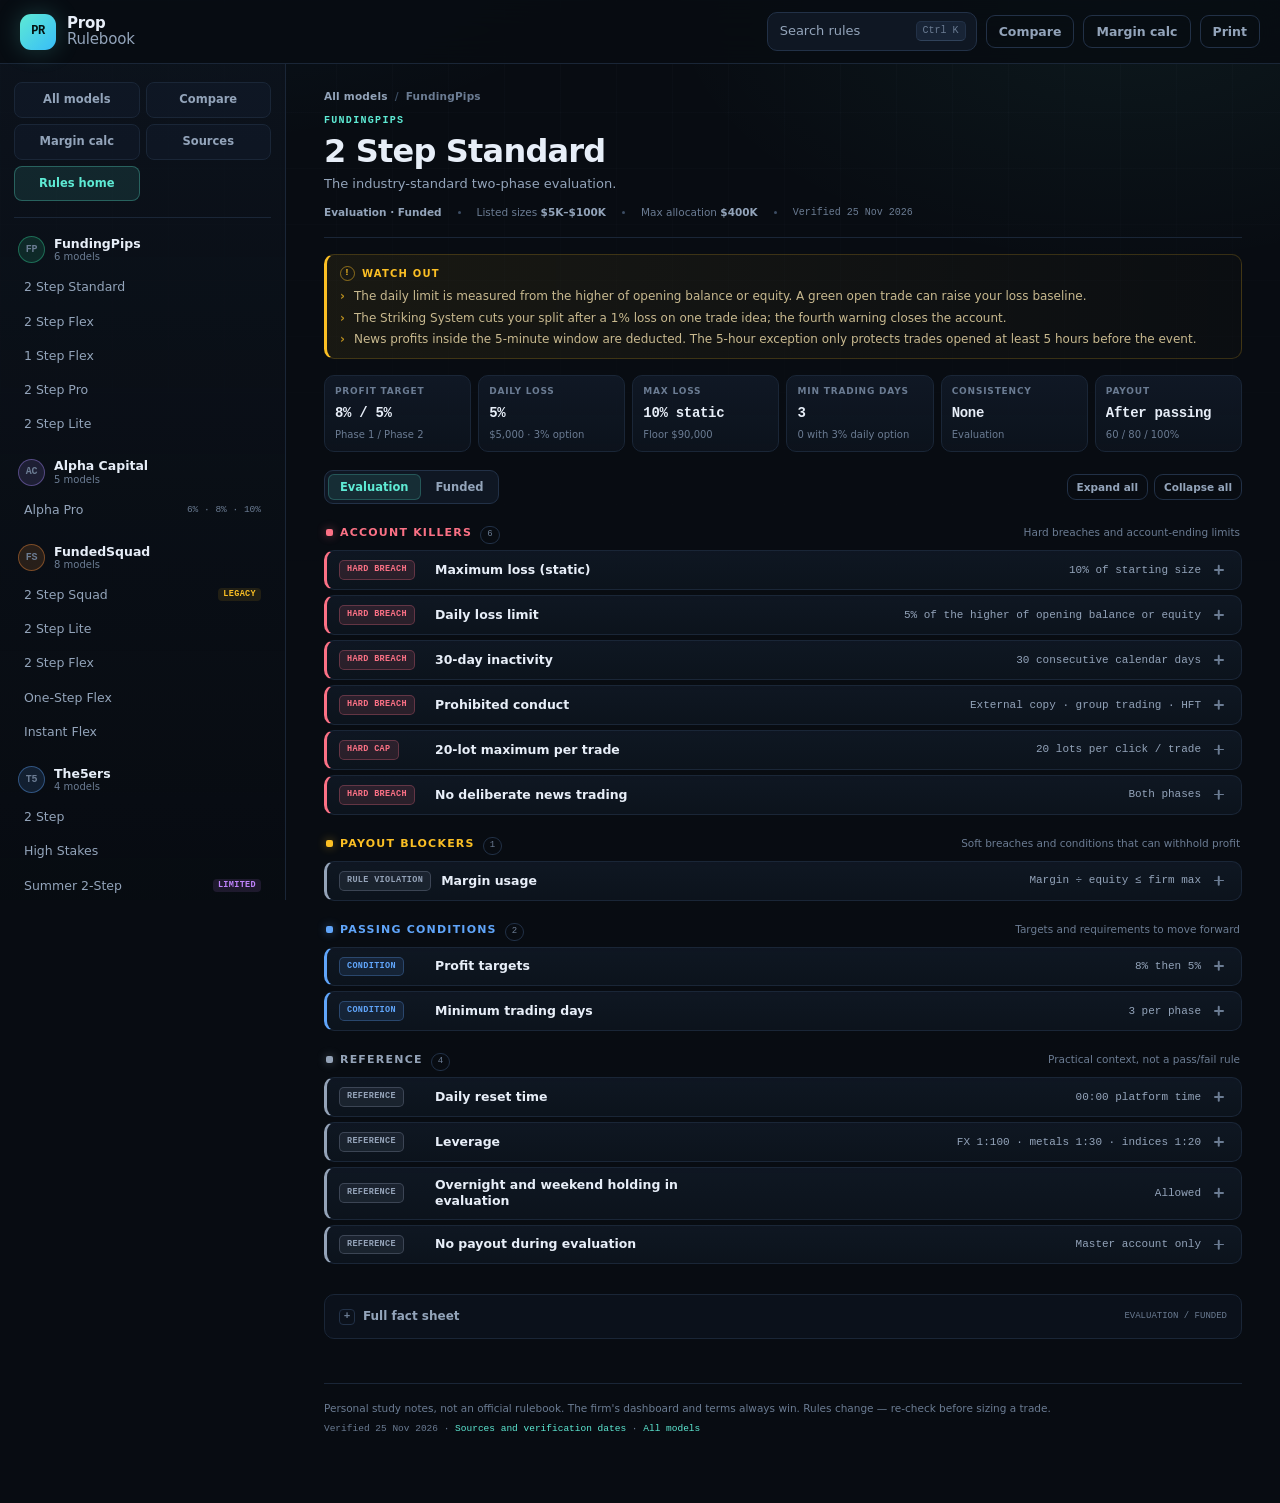
<file: index.html>
<!DOCTYPE html>
<html lang="en">
<head>
  <meta charset="UTF-8">
  <meta name="viewport" content="width=device-width, initial-scale=1.0">
  <meta name="description" content="Prop Rulebook — a personal, source-linked summary of the rules that matter for $100K and $200K accounts at FundedNext, GOAT Funded, The5ers, Funded Elite, FundingPips, Alpha Capital, FundedSquad and AquaFunded.">
  <meta name="color-scheme" content="dark">
  <meta name="theme-color" content="#080c12">
  <title>Prop Rulebook</title>
  <link rel="stylesheet" href="styles.css">
</head>
<body>
  <a class="skip-link" href="#view">Skip to content</a>

  <header class="topbar">
    <a class="brand" href="#/" aria-label="Prop Rulebook — rules home">
      <span class="brand-mark" aria-hidden="true">PR</span>
      <span class="brand-text"><strong>Prop</strong><span>Rulebook</span></span>
    </a>

    <div class="topbar-actions">
      <button id="search-open" class="search-trigger" type="button" aria-label="Search all rules">
        <span class="search-trigger-label">Search rules</span>
        <kbd>Ctrl K</kbd>
      </button>

      <a class="btn btn-ghost compare-link" href="#/compare">Compare</a>
      <a class="btn btn-ghost calc-link" href="#/calc">Margin calc</a>
      <button id="print-btn" class="btn btn-ghost" type="button">Print</button>
      <button id="menu-btn" class="btn btn-icon menu-btn" type="button" aria-label="Open menu" aria-expanded="false" aria-controls="sidebar">☰</button>
    </div>
  </header>

  <div class="layout">
    <aside id="sidebar" class="sidebar" aria-label="Firms and models">
      <nav id="firm-nav" class="firm-nav"></nav>
      <div class="sidebar-footer">
        <p><strong>Personal notes.</strong> Not an official rulebook. Always confirm in your dashboard.</p>
        <p class="sidebar-meta">Verified <span data-verified>25 Nov 2026</span></p>
        <a href="#/sources">Sources &amp; verification dates →</a>
      </div>
    </aside>
    <div id="sidebar-backdrop" class="sidebar-backdrop" hidden></div>

    <main id="view" class="view" tabindex="-1">
      <noscript>
        <div class="notice">This site needs JavaScript to switch between rule pages. The data is in <code>data/</code> if you prefer to read it directly.</div>
      </noscript>
    </main>
  </div>

  <div id="search-overlay" class="search-overlay" hidden>
    <div class="search-panel" role="dialog" aria-modal="true" aria-labelledby="search-title">
      <div class="search-head">
        <div>
          <p class="eyebrow">Everything, one search</p>
          <h2 id="search-title">Search rules</h2>
        </div>
        <button id="search-close" class="btn btn-icon" type="button" aria-label="Close search">×</button>
      </div>
      <input id="search-input" class="search-input" type="search" placeholder="Try “news”, “daily loss”, “consistency”…" autocomplete="off" spellcheck="false">
      <div id="search-results" class="search-results" aria-live="polite"></div>
      <div class="search-foot">
        <span><kbd>↑</kbd><kbd>↓</kbd> move</span>
        <span><kbd>Enter</kbd> open</span>
        <span><kbd>Esc</kbd> close</span>
      </div>
    </div>
  </div>

  <div id="toast" class="toast" role="status" aria-live="polite"></div>

  <script src="data/core.js"></script>
  <script src="data/fundingpips.js"></script>
  <script src="data/alpha.js"></script>
  <script src="data/fundedsquad.js"></script>
  <script src="data/the5ers.js"></script>
  <script src="data/fundednext.js"></script>
  <script src="data/goatfunded.js"></script>
  <script src="data/fundedelite.js"></script>
  <script src="data/aquafunded.js"></script>
  <script src="data/extra.js"></script>
  <script src="data/rules.js"></script>
  <script src="app.js"></script>
</body>
</html>
</file>
<file: styles.css>
/* Prop Rulebook — dark trading-dashboard styling.
   No external fonts or assets; works from file://. */

:root {
  color-scheme: dark;
  --bg: #080c12;
  --bg-soft: #0b111a;
  --panel: #0f1723;
  --panel-2: #131d2c;
  --panel-3: #182436;
  --line: #223147;
  --line-soft: #1a2637;
  --text: #e7eef8;
  --muted: #93a4ba;
  --dim: #6b7c93;
  --accent: #5eead4;
  --accent-2: #38bdf8;
  --accent-soft: rgba(94, 234, 212, 0.1);
  --red: #fb7185;
  --red-soft: rgba(251, 113, 133, 0.12);
  --amber: #fbbf24;
  --amber-soft: rgba(251, 191, 36, 0.1);
  --blue: #60a5fa;
  --blue-soft: rgba(96, 165, 250, 0.11);
  --purple: #c084fc;
  --purple-soft: rgba(192, 132, 252, 0.12);
  --slate: #94a3b8;
  --slate-soft: rgba(148, 163, 184, 0.1);
  --radius: 14px;
  --radius-sm: 9px;
  --shadow: 0 18px 44px rgba(0, 0, 0, 0.38);
  --sidebar-w: 286px;
  --topbar-h: 64px;
  --mono: ui-monospace, SFMono-Regular, "SF Mono", Menlo, Consolas, "Liberation Mono", monospace;
  --sans: ui-sans-serif, system-ui, -apple-system, BlinkMacSystemFont, "Segoe UI", Roboto, "Helvetica Neue", Arial, sans-serif;
}

*,
*::before,
*::after {
  box-sizing: border-box;
}

html {
  scroll-behavior: smooth;
  scroll-padding-top: calc(var(--topbar-h) + 18px);
}

body {
  margin: 0;
  min-height: 100vh;
  background-color: #080c12;
  background:
    radial-gradient(900px 500px at 12% -10%, rgba(56, 189, 248, 0.08), transparent 60%),
    radial-gradient(800px 460px at 88% 0%, rgba(94, 234, 212, 0.06), transparent 58%),
    #080c12;
  color: #e7eef8;
  font-family: var(--sans);
  font-size: 15px;
  line-height: 1.55;
  -webkit-font-smoothing: antialiased;
  text-rendering: optimizeLegibility;
}

body::before {
  content: "";
  position: fixed;
  inset: 0;
  z-index: -1;
  pointer-events: none;
  background-image:
    linear-gradient(rgba(148, 163, 184, 0.035) 1px, transparent 1px),
    linear-gradient(90deg, rgba(148, 163, 184, 0.035) 1px, transparent 1px);
  background-size: 56px 56px;
  mask-image: linear-gradient(to bottom, rgba(0, 0, 0, 0.8), transparent 70%);
}

body.nav-open,
body.search-open {
  overflow: hidden;
}

a {
  color: var(--accent);
  text-decoration: none;
}

a:hover {
  text-decoration: underline;
  text-underline-offset: 3px;
}

button,
input,
select {
  font: inherit;
  color: inherit;
}

button {
  cursor: pointer;
}

button:disabled {
  cursor: not-allowed;
  opacity: 0.5;
}

:focus-visible {
  outline: 2px solid var(--accent);
  outline-offset: 2px;
}

::selection {
  background: rgba(94, 234, 212, 0.28);
  color: #fff;
}

[hidden] {
  display: none !important;
}

.skip-link {
  position: fixed;
  top: 10px;
  left: 10px;
  z-index: 200;
  padding: 8px 12px;
  border-radius: 8px;
  background: var(--accent);
  color: #04110f;
  font-weight: 700;
  transform: translateY(-150%);
  transition: transform 0.15s ease;
}

.skip-link:focus {
  transform: translateY(0);
}

/* ------------------------------------------------------------------ */
/* Top bar                                                             */
/* ------------------------------------------------------------------ */

.topbar {
  position: sticky;
  top: 0;
  z-index: 50;
  display: flex;
  align-items: center;
  justify-content: space-between;
  gap: 18px;
  min-height: var(--topbar-h);
  padding: 10px 20px;
  border-bottom: 1px solid var(--line-soft);
  background: rgba(8, 12, 18, 0.86);
  backdrop-filter: blur(16px);
}

.brand {
  display: inline-flex;
  align-items: center;
  gap: 11px;
  color: var(--text);
  text-decoration: none;
  flex: 0 0 auto;
}

.brand:hover {
  text-decoration: none;
}

.brand-mark {
  display: grid;
  place-items: center;
  width: 36px;
  height: 36px;
  border-radius: 11px;
  background: linear-gradient(135deg, var(--accent), var(--accent-2));
  color: #04110f;
  font-family: var(--mono);
  font-size: 12px;
  font-weight: 800;
  letter-spacing: -0.5px;
  box-shadow: 0 0 24px rgba(94, 234, 212, 0.22);
}

.brand-text {
  display: flex;
  flex-direction: column;
  line-height: 1.05;
  font-size: 15px;
  letter-spacing: -0.2px;
}

.brand-text strong {
  font-weight: 750;
}

.brand-text span {
  color: var(--muted);
  font-weight: 500;
}

.topbar-price {
  font-size: 12px;
  color: var(--dim);
}

.topbar-price strong {
  color: var(--text);
  font-weight: 600;
}

.topbar-actions {
  display: flex;
  align-items: center;
  justify-content: flex-end;
  gap: 9px;
  min-width: 0;
}

.search-trigger {
  display: inline-flex;
  align-items: center;
  gap: 22px;
  min-width: 210px;
  padding: 8px 10px 8px 12px;
  border: 1px solid var(--line);
  border-radius: 10px;
  background: var(--panel);
  color: var(--muted);
  font-size: 13px;
  text-align: left;
  transition: border-color 0.15s ease, background 0.15s ease;
}

.search-trigger:hover {
  border-color: #31445f;
  background: var(--panel-2);
}

.search-trigger-label {
  flex: 1;
}

kbd {
  display: inline-block;
  padding: 2px 6px;
  border: 1px solid var(--line);
  border-bottom-color: #30425a;
  border-radius: 5px;
  background: var(--panel-3);
  color: var(--dim);
  font-family: var(--mono);
  font-size: 10px;
  line-height: 1.4;
  white-space: nowrap;
}

.size-picker {
  display: inline-flex;
  align-items: center;
  gap: 8px;
  padding: 4px 4px 4px 11px;
  border: 1px solid var(--line);
  border-radius: 10px;
  background: var(--panel);
}

.size-picker > span {
  color: var(--dim);
  font-size: 10px;
  font-weight: 650;
  letter-spacing: 0.09em;
  text-transform: uppercase;
  white-space: nowrap;
}

.size-picker select {
  min-width: 92px;
  padding: 5px 7px;
  border: 0;
  border-radius: 7px;
  background: var(--panel-3);
  color: var(--text);
  font-family: var(--mono);
  font-size: 12px;
  cursor: pointer;
}

.size-picker select:focus-visible {
  outline-offset: 1px;
}

.btn {
  display: inline-flex;
  align-items: center;
  justify-content: center;
  gap: 6px;
  padding: 8px 12px;
  border: 1px solid transparent;
  border-radius: 9px;
  background: var(--panel-3);
  color: var(--text);
  font-size: 12.5px;
  font-weight: 600;
  line-height: 1.2;
  text-decoration: none;
  transition: background 0.15s ease, border-color 0.15s ease, color 0.15s ease;
}

.btn:hover {
  background: #1e2c40;
  text-decoration: none;
}

.btn-ghost {
  border-color: var(--line);
  background: transparent;
  color: var(--muted);
}

.btn-ghost:hover {
  border-color: #31445f;
  background: var(--panel);
  color: var(--text);
}

#theme-toggle {
  width: 32px;
  padding: 0;
  display: inline-flex;
  align-items: center;
  justify-content: center;
  font-size: 14px;
}

.btn-icon {
  width: 34px;
  height: 34px;
  padding: 0;
  border-color: var(--line);
  background: transparent;
  color: var(--muted);
  font-size: 18px;
}

.btn-icon:hover {
  background: var(--panel);
  color: var(--text);
}

.menu-btn {
  display: none;
}

/* ------------------------------------------------------------------ */
/* Layout and sidebar                                                  */
/* ------------------------------------------------------------------ */

.layout {
  display: grid;
  grid-template-columns: var(--sidebar-w) minmax(0, 1fr);
  align-items: start;
}

.sidebar {
  position: sticky;
  top: var(--topbar-h);
  height: calc(100vh - var(--topbar-h));
  overflow-y: auto;
  padding: 18px 14px 26px;
  border-right: 1px solid var(--line-soft);
  background: linear-gradient(180deg, rgba(13, 20, 30, 0.75), rgba(8, 12, 18, 0.4));
  scrollbar-width: thin;
  scrollbar-color: #2a3a50 transparent;
}

.sidebar::-webkit-scrollbar {
  width: 8px;
}

.sidebar::-webkit-scrollbar-thumb {
  border-radius: 8px;
  background: #2a3a50;
}

.firm-nav {
  display: flex;
  flex-direction: column;
  gap: 18px;
}

.nav-secondary {
  display: grid;
  grid-template-columns: 1fr 1fr;
  gap: 6px;
  padding-bottom: 16px;
  border-bottom: 1px solid var(--line-soft);
}

.nav-secondary a {
  padding: 8px 9px;
  border: 1px solid var(--line-soft);
  border-radius: 8px;
  background: rgba(19, 29, 44, 0.55);
  color: var(--muted);
  font-size: 11.5px;
  font-weight: 600;
  text-align: center;
  text-decoration: none;
}

.nav-secondary a:hover,
.nav-secondary a.is-active {
  border-color: rgba(94, 234, 212, 0.3);
  background: var(--accent-soft);
  color: var(--accent);
}

.nav-firm-head {
  display: flex;
  align-items: center;
  gap: 9px;
  padding: 0 4px 8px;
}

.nav-firm-mark {
  display: grid;
  place-items: center;
  width: 27px;
  height: 27px;
  border: 1px solid color-mix(in srgb, var(--firm) 40%, transparent);
  border-radius: 8px;
  background: color-mix(in srgb, var(--firm) 13%, transparent);
  color: var(--firm);
  font-family: var(--mono);
  font-size: 9px;
  font-weight: 800;
  letter-spacing: -0.3px;
  flex: 0 0 auto;
}

.nav-firm-mark {
  display: grid;
  place-items: center;
  min-width: 27px;
  height: 27px;
  border: 1px solid color-mix(in srgb, var(--firm) 40%, transparent);
  border-radius: 50%;
  background: color-mix(in srgb, var(--firm) 13%, transparent);
  color: var(--firm);
  font-family: var(--mono);
  font-size: 9px;
  font-weight: 800;
  flex: 0 0 auto;
}

.nav-model-price {
  display: block;
  font-size: 8px;
  color: var(--accent);
  font-weight: 600;
}

.nav-firm-head > div {
  display: flex;
  flex-direction: column;
  min-width: 0;
  line-height: 1.15;
}

.nav-firm-head strong {
  font-size: 12.5px;
  font-weight: 700;
}

.nav-firm-head span {
  color: var(--dim);
  font-size: 10px;
}

.nav-models {
  display: flex;
  flex-direction: column;
  gap: 2px;
}

.nav-model {
  display: flex;
  align-items: center;
  justify-content: space-between;
  gap: 8px;
  padding: 7px 9px;
  border: 1px solid transparent;
  border-radius: 8px;
  color: var(--muted);
  font-size: 12.5px;
  line-height: 1.3;
  text-decoration: none;
}

.nav-model:hover {
  background: rgba(24, 36, 54, 0.65);
  color: var(--text);
  text-decoration: none;
}

.nav-model.is-active {
  border-color: rgba(94, 234, 212, 0.24);
  background: linear-gradient(90deg, rgba(94, 234, 212, 0.13), rgba(94, 234, 212, 0.03));
  color: var(--accent);
  font-weight: 650;
}

.nav-model-label {
  min-width: 0;
  overflow: hidden;
  text-overflow: ellipsis;
  white-space: nowrap;
}

.nav-model-meta {
  color: var(--dim);
  font-family: var(--mono);
  font-size: 9.5px;
  white-space: nowrap;
}

.nav-model.is-active .nav-model-meta {
  color: rgba(94, 234, 212, 0.65);
}

.nav-badge {
  display: inline-block;
  padding: 1px 5px;
  border-radius: 4px;
  background: var(--purple-soft);
  color: var(--purple);
  font-size: 8.5px;
  font-weight: 700;
  letter-spacing: 0.04em;
  text-transform: uppercase;
  vertical-align: 1px;
}

.nav-badge.is-legacy {
  background: var(--amber-soft);
  color: var(--amber);
}

.sidebar-footer {
  margin-top: 24px;
  padding: 14px 4px 0;
  border-top: 1px solid var(--line-soft);
  color: var(--dim);
  font-size: 10.5px;
  line-height: 1.5;
}

.sidebar-footer p {
  margin: 0 0 9px;
}

.sidebar-footer strong {
  color: var(--muted);
}

.sidebar-footer a {
  color: var(--accent);
  font-size: 10.5px;
}

.sidebar-meta {
  font-family: var(--mono);
  font-size: 9.5px;
  color: #5c6c82;
}

.sidebar-backdrop {
  position: fixed;
  inset: 0;
  z-index: 70;
  background: rgba(3, 6, 10, 0.66);
  backdrop-filter: blur(3px);
}

/* ------------------------------------------------------------------ */
/* Main view                                                           */
/* ------------------------------------------------------------------ */

.view {
  min-width: 0;
  max-width: 1200px;
  margin: 0 auto;
  padding: 24px 30px 60px;
}

.page-head {
  position: relative;
  padding-bottom: 16px;
  border-bottom: 1px solid var(--line-soft);
}

.crumbs {
  display: flex;
  align-items: center;
  gap: 7px;
  margin-bottom: 9px;
  color: var(--dim);
  font-size: 10.5px;
  font-weight: 600;
  letter-spacing: 0.02em;
}

.crumbs a {
  color: var(--muted);
}

.crumbs a:hover {
  color: var(--accent);
}

.crumbs .sep {
  color: #3d4e64;
}

.eyebrow {
  margin: 0 0 5px;
  color: var(--accent);
  font-family: var(--mono);
  font-size: 10px;
  font-weight: 700;
  letter-spacing: 0.13em;
  text-transform: uppercase;
}

.title-row {
  display: flex;
  align-items: flex-start;
  justify-content: space-between;
  gap: 20px;
}

.page-head h1 {
  margin: 0;
  font-size: clamp(24px, 2.7vw, 32px);
  font-weight: 760;
  letter-spacing: -0.8px;
  line-height: 1.08;
}

.tagline {
  max-width: 70ch;
  margin: 6px 0 0;
  color: var(--muted);
  font-size: 13px;
}

.badges {
  display: flex;
  flex-wrap: wrap;
  justify-content: flex-end;
  gap: 6px;
  padding-top: 6px;
}

.badge {
  display: inline-flex;
  align-items: center;
  gap: 4px;
  padding: 4px 8px;
  border: 1px solid var(--line);
  border-radius: 999px;
  background: var(--panel);
  color: var(--muted);
  font-family: var(--mono);
  font-size: 9.5px;
  font-weight: 700;
  letter-spacing: 0.06em;
  text-transform: uppercase;
  white-space: nowrap;
}

.badge-legacy {
  border-color: rgba(251, 191, 36, 0.3);
  background: var(--amber-soft);
  color: var(--amber);
}

.badge-limited {
  border-color: rgba(192, 132, 252, 0.32);
  background: var(--purple-soft);
  color: var(--purple);
}

.badge-date {
  border-color: rgba(96, 165, 250, 0.32);
  background: var(--blue-soft);
  color: var(--blue);
}

.meta-line {
  display: flex;
  flex-wrap: wrap;
  align-items: center;
  gap: 8px 16px;
  margin-top: 10px;
  color: var(--dim);
  font-size: 10.5px;
}

.meta-line strong {
  color: var(--muted);
  font-weight: 600;
}

.meta-line .dot {
  width: 3px;
  height: 3px;
  border-radius: 50%;
  background: #3d4e64;
}

.meta-line .verified {
  font-family: var(--mono);
  font-size: 10px;
}

.variants {
  display: flex;
  flex-wrap: wrap;
  align-items: center;
  gap: 6px;
  margin-top: 16px;
}

.variants-label {
  margin-right: 3px;
  color: var(--dim);
  font-size: 10px;
  font-weight: 650;
  letter-spacing: 0.08em;
  text-transform: uppercase;
}

.variant-tab {
  padding: 5px 11px;
  border: 1px solid var(--line);
  border-radius: 7px;
  background: var(--panel);
  color: var(--muted);
  font-family: var(--mono);
  font-size: 11px;
  font-weight: 700;
  text-decoration: none;
}

.variant-tab:hover {
  border-color: #31445f;
  color: var(--text);
  text-decoration: none;
}

.variant-tab.is-active {
  border-color: rgba(94, 234, 212, 0.4);
  background: var(--accent-soft);
  color: var(--accent);
}

.notice {
  margin: 16px 0 0;
  padding: 10px 13px;
  border: 1px solid var(--line);
  border-left: 3px solid var(--accent-2);
  border-radius: 8px;
  background: rgba(56, 189, 248, 0.06);
  color: var(--muted);
  font-size: 12px;
}

.notice-warn {
  border-left-color: var(--amber);
  background: rgba(251, 191, 36, 0.06);
}

.notice strong {
  color: var(--text);
}

/* Watch-out panel */

.watchout {
  margin: 16px 0 0;
  padding: 11px 13px 10px;
  border: 1px solid rgba(251, 191, 36, 0.18);
  border-left: 3px solid var(--amber);
  border-radius: 10px;
  background: linear-gradient(90deg, rgba(251, 191, 36, 0.07), rgba(251, 191, 36, 0.015));
}

.watchout h2 {
  display: flex;
  align-items: center;
  gap: 7px;
  margin: 0 0 7px;
  color: var(--amber);
  font-size: 10px;
  font-weight: 750;
  letter-spacing: 0.12em;
  text-transform: uppercase;
}

.watchout h2::before {
  content: "!";
  display: grid;
  place-items: center;
  width: 15px;
  height: 15px;
  border: 1px solid rgba(251, 191, 36, 0.5);
  border-radius: 50%;
  font-family: var(--mono);
  font-size: 9px;
}

.watchout ul {
  display: grid;
  gap: 4px;
  margin: 0;
  padding: 0;
  list-style: none;
}

.watchout li {
  position: relative;
  padding-left: 14px;
  color: #c8b98f;
  font-size: 12px;
  line-height: 1.45;
}

.watchout li::before {
  content: "›";
  position: absolute;
  left: 0;
  color: rgba(251, 191, 36, 0.7);
  font-weight: 700;
}

/* Snapshot */

.snapshot {
  display: grid;
  grid-template-columns: repeat(6, minmax(0, 1fr));
  gap: 7px;
  margin: 16px 0 0;
}

.stat {
  min-width: 0;
  padding: 9px 10px;
  border: 1px solid var(--line-soft);
  border-radius: 10px;
  background: linear-gradient(180deg, rgba(19, 29, 44, 0.72), rgba(15, 23, 35, 0.62));
}

.stat-label {
  display: block;
  margin-bottom: 4px;
  color: var(--dim);
  font-size: 9px;
  font-weight: 700;
  letter-spacing: 0.09em;
  text-transform: uppercase;
}

.stat-value {
  display: block;
  overflow: hidden;
  color: var(--text);
  font-family: var(--mono);
  font-size: 14px;
  font-weight: 700;
  letter-spacing: -0.3px;
  text-overflow: ellipsis;
  white-space: nowrap;
}

.stat-sub {
  display: block;
  margin-top: 3px;
  overflow: hidden;
  color: var(--dim);
  font-size: 10px;
  line-height: 1.35;
  text-overflow: ellipsis;
  white-space: nowrap;
}

/* Toolbar and rules */

.toolbar {
  display: flex;
  flex-wrap: wrap;
  align-items: center;
  justify-content: space-between;
  gap: 10px;
  margin: 18px 0 2px;
}

.segmented {
  display: inline-flex;
  gap: 3px;
  padding: 3px;
  border: 1px solid var(--line);
  border-radius: 9px;
  background: var(--panel);
}

.segmented button {
  padding: 6px 12px;
  border: 0;
  border-radius: 6px;
  background: transparent;
  color: var(--muted);
  font-size: 11.5px;
  font-weight: 650;
  line-height: 1.3;
}

.segmented button:hover {
  color: var(--text);
}

.segmented button.is-active {
  background: var(--accent-soft);
  color: var(--accent);
  box-shadow: inset 0 0 0 1px rgba(94, 234, 212, 0.22);
}

.toolbar-actions {
  display: flex;
  align-items: center;
  gap: 6px;
}

.toolbar-actions .btn {
  padding: 6px 9px;
  font-size: 10.5px;
}

.rule-section {
  margin-top: 20px;
}

.section-head {
  display: flex;
  align-items: baseline;
  gap: 8px;
  margin-bottom: 6px;
  padding: 0 2px;
}

.section-head h2 {
  display: flex;
  align-items: center;
  gap: 7px;
  margin: 0;
  font-size: 11px;
  font-weight: 750;
  letter-spacing: 0.11em;
  text-transform: uppercase;
}

.section-head h2::before {
  content: "";
  width: 7px;
  height: 7px;
  border-radius: 2px;
  background: var(--section-color, var(--slate));
  box-shadow: 0 0 10px color-mix(in srgb, var(--section-color, var(--slate)) 45%, transparent);
}

.rule-section[data-group="killer"] {
  --section-color: var(--red);
}

.rule-section[data-group="blocker"] {
  --section-color: var(--amber);
}

.rule-section[data-group="pass"] {
  --section-color: var(--blue);
}

.rule-section[data-group="ref"] {
  --section-color: var(--slate);
}

.section-head h2 {
  color: var(--section-color, var(--slate));
}

.section-count {
  padding: 1px 6px;
  border: 1px solid var(--line);
  border-radius: 999px;
  color: var(--dim);
  font-family: var(--mono);
  font-size: 9px;
}

.section-note {
  margin: 0 0 0 auto;
  color: var(--dim);
  font-size: 10.5px;
}

.rules {
  display: grid;
  gap: 5px;
}

.rule {
  --sev: var(--slate);
  --sev-soft: var(--slate-soft);
  position: relative;
  scroll-margin-top: calc(var(--topbar-h) + 16px);
  border: 1px solid var(--line-soft);
  border-left: 3px solid var(--sev);
  border-radius: 10px;
  background: linear-gradient(180deg, rgba(16, 24, 36, 0.92), rgba(13, 20, 30, 0.9));
  overflow: hidden;
  transition: border-color 0.15s ease, background 0.15s ease;
}

.rule:hover {
  border-color: #2a3a50;
  border-left-color: var(--sev);
}

.rule.is-open {
  border-color: #2c3d55;
  background: var(--panel-2);
  box-shadow: 0 8px 26px rgba(0, 0, 0, 0.22);
}

.rule[data-sev="hard"] {
  --sev: var(--red);
  --sev-soft: var(--red-soft);
}

.rule[data-sev="soft"] {
  --sev: var(--amber);
  --sev-soft: var(--amber-soft);
}

.rule[data-sev="cond"] {
  --sev: var(--blue);
  --sev-soft: var(--blue-soft);
}

.rule[data-sev="limited"] {
  --sev: var(--purple);
  --sev-soft: var(--purple-soft);
}

.rule-head {
  display: grid;
  grid-template-columns: minmax(86px, auto) minmax(120px, 0.85fr) minmax(0, 1.5fr) 18px;
  align-items: center;
  gap: 10px;
  width: 100%;
  padding: 9px 12px;
  border: 0;
  background: transparent;
  text-align: left;
}

.rule-head:hover {
  background: rgba(255, 255, 255, 0.012);
}

.rule-severity {
  justify-self: start;
  padding: 3px 7px;
  border: 1px solid color-mix(in srgb, var(--sev) 28%, transparent);
  border-radius: 5px;
  background: var(--sev-soft);
  color: var(--sev);
  font-family: var(--mono);
  font-size: 8.5px;
  font-weight: 700;
  letter-spacing: 0.04em;
  line-height: 1.4;
  text-transform: uppercase;
  white-space: nowrap;
}

.rule-title {
  color: var(--text);
  font-size: 12.5px;
  font-weight: 620;
  line-height: 1.3;
}

.rule-value {
  color: var(--muted);
  font-family: var(--mono);
  font-size: 11px;
  line-height: 1.35;
  text-align: right;
}

.rule-chev {
  position: relative;
  width: 16px;
  height: 16px;
  color: var(--dim);
}

.rule-chev::before,
.rule-chev::after {
  content: "";
  position: absolute;
  top: 7px;
  left: 3px;
  width: 10px;
  height: 1.5px;
  border-radius: 2px;
  background: currentColor;
  transition: transform 0.16s ease;
}

.rule-chev::after {
  transform: rotate(90deg);
}

.rule.is-open .rule-chev::after {
  transform: rotate(0deg);
}

.rule.is-open .rule-chev {
  color: var(--accent);
}

.rule-body {
  display: none;
  padding: 0 13px 13px;
}

.rule.is-open .rule-body {
  display: block;
}

.rule-body > p {
  margin: 0 0 9px;
  color: #b9c6d8;
  font-size: 12px;
  line-height: 1.55;
}

.rule-grid {
  display: grid;
  grid-template-columns: 1fr 1fr;
  gap: 7px;
}

.detail {
  padding: 8px 10px;
  border: 1px solid var(--line-soft);
  border-radius: 7px;
  background: rgba(8, 12, 18, 0.35);
}

.detail-wide {
  grid-column: 1 / -1;
}

.detail > span {
  display: block;
  margin-bottom: 3px;
  color: var(--dim);
  font-size: 8.5px;
  font-weight: 750;
  letter-spacing: 0.1em;
  text-transform: uppercase;
}

.detail p {
  margin: 0;
  color: var(--muted);
  font-size: 11px;
  line-height: 1.5;
}

.detail code {
  font-family: var(--mono);
  font-size: 10.5px;
}

.rule-foot {
  display: flex;
  flex-wrap: wrap;
  align-items: center;
  justify-content: space-between;
  gap: 6px 14px;
  margin-top: 8px;
  padding-top: 8px;
  border-top: 1px dashed var(--line-soft);
  color: var(--dim);
  font-size: 9.5px;
}

.rule-foot a {
  color: var(--accent-2);
  font-size: 10px;
}

.rule-foot .verified {
  font-family: var(--mono);
  font-size: 9px;
}

.rule-flag {
  display: inline-block;
  margin-left: 5px;
  padding: 1px 5px;
  border: 1px solid rgba(96, 165, 250, 0.3);
  border-radius: 4px;
  background: var(--blue-soft);
  color: var(--blue);
  font-family: var(--mono);
  font-size: 8px;
  font-weight: 700;
  letter-spacing: 0.04em;
  text-transform: uppercase;
  vertical-align: 1px;
  white-space: nowrap;
}

/* Facts */

.facts {
  margin-top: 30px;
  border: 1px solid var(--line-soft);
  border-radius: 10px;
  background: rgba(15, 23, 35, 0.55);
}

.facts summary {
  display: flex;
  align-items: center;
  gap: 8px;
  padding: 12px 14px;
  color: var(--muted);
  font-size: 12px;
  font-weight: 650;
  cursor: pointer;
  list-style: none;
}

.facts summary::-webkit-details-marker {
  display: none;
}

.facts summary::before {
  content: "+";
  display: grid;
  place-items: center;
  width: 16px;
  height: 16px;
  border: 1px solid var(--line);
  border-radius: 4px;
  color: var(--dim);
  font-family: var(--mono);
  font-size: 11px;
  line-height: 1;
}

.facts[open] summary::before {
  content: "−";
}

.facts summary span {
  margin-left: auto;
  color: var(--dim);
  font-family: var(--mono);
  font-size: 9px;
  font-weight: 400;
  text-transform: uppercase;
}

.facts-body {
  padding: 0 14px 14px;
}

.facts-table {
  width: 100%;
  border-collapse: collapse;
  font-size: 11.5px;
}

.facts-table + h3 {
  margin-top: 16px;
}

.facts-table h3,
.facts-body h3 {
  margin: 16px 0 6px;
  color: var(--dim);
  font-size: 9px;
  font-weight: 750;
  letter-spacing: 0.1em;
  text-transform: uppercase;
}

.facts-table td {
  padding: 6px 8px;
  border-bottom: 1px solid var(--line-soft);
  vertical-align: top;
}

.facts-table td:first-child {
  width: 38%;
  color: var(--dim);
}

.facts-table td:last-child {
  color: var(--muted);
  font-family: var(--mono);
  font-size: 10.5px;
}

.facts-table tr:last-child td {
  border-bottom: 0;
}

/* Footer */

.site-foot {
  margin-top: 44px;
  padding-top: 16px;
  border-top: 1px solid var(--line-soft);
  color: var(--dim);
  font-size: 10.5px;
  line-height: 1.55;
}

.site-foot p {
  margin: 0 0 6px;
}

.site-foot strong {
  color: var(--muted);
}

.site-foot .foot-meta {
  font-family: var(--mono);
  font-size: 9.5px;
}

/* ------------------------------------------------------------------ */
/* Model index                                                         */
/* ------------------------------------------------------------------ */

.index-head {
  padding-bottom: 18px;
  border-bottom: 1px solid var(--line-soft);
}

.index-head h1 {
  margin: 0;
  font-size: clamp(26px, 3vw, 34px);
  font-weight: 760;
  letter-spacing: -0.7px;
}

.index-head p {
  max-width: 75ch;
  margin: 8px 0 0;
  color: var(--muted);
  font-size: 13.5px;
}

.index-firms {
  display: grid;
  gap: 26px;
  margin-top: 26px;
}

.index-firm {
  min-width: 0;
}

.index-firm-head {
  display: flex;
  align-items: center;
  gap: 10px;
  margin-bottom: 10px;
}

.index-firm-head .nav-firm-mark {
  width: 30px;
  height: 30px;
}

.index-firm-head h2 {
  margin: 0;
  font-size: 15px;
  font-weight: 700;
  letter-spacing: -0.2px;
}

.index-firm-head p {
  margin: 0;
  color: var(--dim);
  font-size: 11px;
}

.model-grid {
  display: grid;
  grid-template-columns: repeat(2, minmax(0, 1fr));
  gap: 8px;
}

.model-card {
  display: flex;
  flex-direction: column;
  gap: 8px;
  min-width: 0;
  padding: 14px 15px;
  border: 1px solid var(--line-soft);
  border-radius: 11px;
  background: linear-gradient(180deg, rgba(19, 29, 44, 0.68), rgba(13, 20, 30, 0.62));
  color: var(--text);
  transition: border-color 0.15s ease, background 0.15s ease, transform 0.15s ease;
}

.model-card:hover {
  border-color: #31445f;
  background: var(--panel-2);
  transform: translateY(-1px);
}

.model-card-link {
  display: flex;
  flex-direction: column;
  gap: 8px;
  min-width: 0;
  color: var(--text);
  text-decoration: none;
}

.model-card-link:hover {
  text-decoration: none;
}

.model-card-top {
  display: flex;
  align-items: flex-start;
  justify-content: space-between;
  gap: 10px;
}

.model-card h3 {
  margin: 0;
  font-size: 14px;
  font-weight: 680;
  letter-spacing: -0.2px;
}

.model-card .model-card-badges {
  display: flex;
  flex-wrap: wrap;
  gap: 4px;
  justify-content: flex-end;
}

.model-card .badge {
  padding: 2px 6px;
  font-size: 8px;
}

.model-card p {
  margin: 0;
  color: var(--muted);
  font-size: 11.5px;
  line-height: 1.45;
}

.model-card-meta {
  display: flex;
  flex-wrap: wrap;
  gap: 4px 12px;
  color: var(--dim);
  font-family: var(--mono);
  font-size: 9.5px;
}

.model-price {
  color: var(--accent);
  font-weight: 600;
}

.model-card-meta span::before {
  content: "· ";
  color: #3d4e64;
}

.model-card-meta span:first-child::before {
  content: "";
}

.model-variants {
  display: flex;
  flex-wrap: wrap;
  align-items: center;
  gap: 5px;
  margin-top: 1px;
  color: var(--dim);
  font-size: 9.5px;
}

.model-variants a {
  padding: 2px 6px;
  border: 1px solid var(--line-soft);
  border-radius: 4px;
  color: var(--muted);
  font-family: var(--mono);
  font-size: 9px;
}

.model-variants a:hover {
  border-color: rgba(94, 234, 212, 0.3);
  color: var(--accent);
  text-decoration: none;
}

/* ------------------------------------------------------------------ */
/* Compare                                                             */
/* ------------------------------------------------------------------ */

.compare-head {
  display: flex;
  flex-wrap: wrap;
  align-items: flex-start;
  justify-content: space-between;
  gap: 16px;
  padding-bottom: 16px;
  border-bottom: 1px solid var(--line-soft);
}

.compare-head h1 {
  margin: 0;
  font-size: clamp(26px, 3vw, 34px);
  font-weight: 760;
  letter-spacing: -0.7px;
}

.compare-head p {
  max-width: 72ch;
  margin: 8px 0 0;
  color: var(--muted);
  font-size: 13px;
}

.compare-controls {
  display: flex;
  flex-wrap: wrap;
  align-items: center;
  justify-content: space-between;
  gap: 10px;
  margin: 18px 0 14px;
}

.compare-controls-left,
.compare-controls-right {
  display: flex;
  flex-wrap: wrap;
  align-items: center;
  gap: 8px;
}

.picker {
  position: relative;
}

.picker > summary {
  display: inline-flex;
  align-items: center;
  gap: 8px;
  padding: 7px 11px;
  border: 1px solid var(--line);
  border-radius: 8px;
  background: var(--panel);
  color: var(--muted);
  font-size: 11.5px;
  font-weight: 600;
  cursor: pointer;
  list-style: none;
}

.picker > summary::-webkit-details-marker {
  display: none;
}

.picker > summary::after {
  content: "▾";
  color: var(--dim);
  font-size: 9px;
}

.picker > summary span {
  color: var(--dim);
  font-family: var(--mono);
  font-size: 9px;
}

.picker[open] > summary {
  border-color: rgba(94, 234, 212, 0.32);
  color: var(--accent);
}

.picker-panel {
  position: absolute;
  top: calc(100% + 6px);
  left: 0;
  z-index: 20;
  width: min(440px, 88vw);
  max-height: 60vh;
  overflow-y: auto;
  padding: 12px;
  border: 1px solid var(--line);
  border-radius: 11px;
  background: var(--panel-2);
  box-shadow: var(--shadow);
}

.picker-firm {
  margin-bottom: 12px;
}

.picker-firm:last-child {
  margin-bottom: 0;
}

.picker-firm h3 {
  margin: 0 0 5px;
  color: var(--dim);
  font-size: 9px;
  font-weight: 750;
  letter-spacing: 0.1em;
  text-transform: uppercase;
}

.picker-option {
  display: flex;
  align-items: center;
  gap: 8px;
  padding: 5px 7px;
  border-radius: 6px;
  color: var(--muted);
  font-size: 11.5px;
  cursor: pointer;
}

.picker-option:hover {
  background: var(--panel-3);
  color: var(--text);
}

.picker-option input {
  width: 13px;
  height: 13px;
  accent-color: var(--accent);
  cursor: pointer;
}

.picker-option span {
  min-width: 0;
  overflow: hidden;
  text-overflow: ellipsis;
  white-space: nowrap;
}

.switch {
  display: inline-flex;
  align-items: center;
  gap: 7px;
  color: var(--muted);
  font-size: 11px;
  cursor: pointer;
  user-select: none;
}

.switch input {
  width: 13px;
  height: 13px;
  accent-color: var(--accent);
  cursor: pointer;
}

.compare-note {
  margin: 0 0 14px;
  color: var(--dim);
  font-size: 10.5px;
}

.compare-wrap {
  overflow-x: auto;
  border: 1px solid var(--line-soft);
  border-radius: 11px;
  background: rgba(15, 23, 35, 0.55);
  scrollbar-width: thin;
  scrollbar-color: #2a3a50 transparent;
}

.compare-table {
  width: 100%;
  min-width: 680px;
  border-collapse: separate;
  border-spacing: 0;
  font-size: 11.5px;
}

.compare-table th,
.compare-table td {
  padding: 9px 12px;
  border-bottom: 1px solid var(--line-soft);
  border-right: 1px solid var(--line-soft);
  vertical-align: top;
  text-align: left;
}

.compare-table th:last-child,
.compare-table td:last-child {
  border-right: 0;
}

.compare-table tbody tr:last-child th,
.compare-table tbody tr:last-child td {
  border-bottom: 0;
}

.compare-table thead th {
  position: sticky;
  top: 0;
  z-index: 2;
  background: #111b29;
  color: var(--text);
  font-size: 11px;
  font-weight: 700;
  line-height: 1.35;
}

.compare-table thead th:first-child {
  z-index: 3;
  color: var(--dim);
  font-size: 9px;
  font-weight: 750;
  letter-spacing: 0.1em;
  text-transform: uppercase;
}

.compare-table thead th .firm {
  display: block;
  margin-bottom: 2px;
  color: var(--dim);
  font-family: var(--mono);
  font-size: 8.5px;
  font-weight: 500;
  letter-spacing: 0.04em;
  text-transform: uppercase;
}

.compare-table tbody th {
  position: sticky;
  left: 0;
  z-index: 1;
  width: 178px;
  min-width: 178px;
  background: #0f1824;
  color: var(--dim);
  font-size: 10px;
  font-weight: 600;
}

.compare-table tbody td {
  min-width: 170px;
  color: var(--muted);
  font-family: var(--mono);
  font-size: 10.5px;
  line-height: 1.45;
  white-space: pre-line;
}

.compare-table tbody tr:hover td,
.compare-table tbody tr:hover th {
  background: rgba(24, 36, 54, 0.55);
}

.compare-table tbody tr:hover th {
  background: #142031;
}

.compare-table tbody tr.is-diff th {
  color: var(--accent);
}

.compare-table tbody tr.is-diff td {
  color: #c4d2e4;
}

.compare-table .cell-sev {
  display: inline-block;
  margin-right: 5px;
  padding: 1px 4px;
  border-radius: 3px;
  background: var(--slate-soft);
  color: var(--slate);
  font-family: var(--mono);
  font-size: 7.5px;
  font-weight: 700;
  letter-spacing: 0.04em;
  text-transform: uppercase;
  vertical-align: 1px;
}

.compare-table .cell-sev[data-sev="hard"] {
  background: var(--red-soft);
  color: var(--red);
}

.compare-table .cell-sev[data-sev="soft"] {
  background: var(--amber-soft);
  color: var(--amber);
}

.compare-table .cell-sev[data-sev="cond"] {
  background: var(--blue-soft);
  color: var(--blue);
}

.compare-table .cell-sev[data-sev="limited"] {
  background: var(--purple-soft);
  color: var(--purple);
}

.compare-section-title {
  margin: 26px 0 8px;
  color: var(--muted);
  font-size: 11px;
  font-weight: 750;
  letter-spacing: 0.1em;
  text-transform: uppercase;
}

.compare-empty {
  padding: 40px 20px;
  border: 1px dashed var(--line);
  border-radius: 11px;
  color: var(--muted);
  text-align: center;
  font-size: 12.5px;
}

/* ------------------------------------------------------------------ */
/* Sources                                                             */
/* ------------------------------------------------------------------ */

.source-group {
  margin-top: 26px;
}

.source-group h2 {
  display: flex;
  align-items: center;
  gap: 8px;
  margin: 0 0 8px;
  color: var(--text);
  font-size: 13px;
  font-weight: 700;
}

.source-list {
  display: grid;
  gap: 5px;
}

.source-item {
  display: flex;
  flex-wrap: wrap;
  align-items: baseline;
  justify-content: space-between;
  gap: 6px 16px;
  padding: 9px 12px;
  border: 1px solid var(--line-soft);
  border-radius: 8px;
  background: rgba(19, 29, 44, 0.45);
}

.source-item a {
  color: var(--accent-2);
  font-size: 11.5px;
  font-weight: 550;
}

.source-item .source-url {
  overflow: hidden;
  color: var(--dim);
  font-family: var(--mono);
  font-size: 9px;
  text-overflow: ellipsis;
  white-space: nowrap;
}

.source-note {
  max-width: 76ch;
  color: var(--muted);
  font-size: 12px;
  line-height: 1.6;
}

.source-note ul {
  margin: 8px 0 0;
  padding-left: 18px;
}

.source-note li {
  margin-bottom: 5px;
}

.legend {
  display: grid;
  gap: 6px;
  margin-top: 12px;
}

.legend-item {
  display: flex;
  align-items: baseline;
  gap: 9px;
  color: var(--muted);
  font-size: 11.5px;
}

.legend-item .badge {
  flex: 0 0 auto;
}

/* ------------------------------------------------------------------ */
/* Search overlay                                                      */
/* ------------------------------------------------------------------ */

.search-overlay {
  position: fixed;
  inset: 0;
  z-index: 120;
  display: flex;
  align-items: flex-start;
  justify-content: center;
  padding: 11vh 18px 30px;
  background: rgba(3, 6, 10, 0.72);
  backdrop-filter: blur(6px);
}

.search-panel {
  display: flex;
  flex-direction: column;
  width: min(760px, 94vw);
  max-height: min(78vh, 720px);
  border: 1px solid #2b3c53;
  border-radius: 15px;
  background: #0e1622;
  box-shadow: 0 30px 80px rgba(0, 0, 0, 0.55);
  overflow: hidden;
}

.search-head {
  display: flex;
  align-items: flex-start;
  justify-content: space-between;
  gap: 12px;
  padding: 16px 17px 0;
}

.search-head .eyebrow {
  margin-bottom: 2px;
}

.search-head h2 {
  margin: 0;
  font-size: 20px;
  font-weight: 720;
  letter-spacing: -0.4px;
}

.search-input {
  margin: 13px 17px 10px;
  padding: 12px 13px;
  border: 1px solid var(--line);
  border-radius: 9px;
  background: var(--panel-3);
  color: var(--text);
  font-size: 14px;
}

.search-input::placeholder {
  color: #64748b;
}

.search-input:focus {
  border-color: rgba(94, 234, 212, 0.45);
  outline: none;
  box-shadow: 0 0 0 3px rgba(94, 234, 212, 0.08);
}

.search-results {
  flex: 1;
  min-height: 120px;
  overflow-y: auto;
  padding: 2px 8px 8px;
  scrollbar-width: thin;
  scrollbar-color: #2a3a50 transparent;
}

.search-empty {
  padding: 28px 14px;
  color: var(--dim);
  font-size: 12px;
  text-align: center;
}

.search-result {
  display: flex;
  align-items: flex-start;
  gap: 11px;
  padding: 9px 10px;
  border: 1px solid transparent;
  border-radius: 8px;
  color: var(--text);
  text-decoration: none;
}

.search-result:hover,
.search-result.is-active {
  border-color: rgba(94, 234, 212, 0.18);
  background: rgba(94, 234, 212, 0.07);
  text-decoration: none;
}

.search-result-icon {
  display: grid;
  place-items: center;
  width: 24px;
  height: 24px;
  flex: 0 0 auto;
  border: 1px solid var(--line);
  border-radius: 6px;
  background: var(--panel-2);
  color: var(--dim);
  font-family: var(--mono);
  font-size: 8px;
  font-weight: 700;
}

.search-result-main {
  min-width: 0;
  flex: 1;
}

.search-result-title {
  display: flex;
  flex-wrap: wrap;
  align-items: baseline;
  gap: 6px;
  font-size: 12.5px;
  font-weight: 620;
  line-height: 1.35;
}

.search-result-title .search-value {
  color: var(--muted);
  font-family: var(--mono);
  font-size: 10px;
  font-weight: 400;
}

.search-result-sub {
  margin-top: 2px;
  color: var(--dim);
  font-size: 9.5px;
  line-height: 1.4;
}

.search-result-snippet {
  margin-top: 3px;
  overflow: hidden;
  color: var(--muted);
  font-size: 10.5px;
  line-height: 1.45;
  text-overflow: ellipsis;
  white-space: nowrap;
}

.search-result mark {
  border-radius: 2px;
  background: rgba(94, 234, 212, 0.18);
  color: var(--accent);
}

.search-result .badge {
  padding: 1px 5px;
  font-size: 7.5px;
}

.search-foot {
  display: flex;
  flex-wrap: wrap;
  align-items: center;
  gap: 12px;
  padding: 9px 16px;
  border-top: 1px solid var(--line-soft);
  background: rgba(8, 12, 18, 0.5);
  color: var(--dim);
  font-size: 9.5px;
}

.search-foot span {
  display: inline-flex;
  align-items: center;
  gap: 4px;
}

/* ------------------------------------------------------------------ */
/* Toast                                                               */
/* ------------------------------------------------------------------ */

.toast {
  position: fixed;
  right: 18px;
  bottom: 18px;
  z-index: 150;
  max-width: min(340px, 88vw);
  padding: 10px 14px;
  border: 1px solid rgba(94, 234, 212, 0.28);
  border-radius: 9px;
  background: #0f2a28;
  color: var(--accent);
  font-size: 11.5px;
  font-weight: 550;
  box-shadow: var(--shadow);
  opacity: 0;
  transform: translateY(8px);
  pointer-events: none;
  transition: opacity 0.18s ease, transform 0.18s ease;
}

.toast.is-visible {
  opacity: 1;
  transform: translateY(0);
}

/* ------------------------------------------------------------------ */
/* Responsive                                                          */
/* ------------------------------------------------------------------ */

@media (max-width: 1180px) {
  .snapshot {
    grid-template-columns: repeat(3, minmax(0, 1fr));
  }
}

@media (max-width: 1020px) {
  .view {
    padding: 26px 24px 60px;
  }

  .rule-head {
    grid-template-columns: minmax(80px, auto) minmax(0, 1fr) 18px;
  }

  .rule-value {
    grid-column: 2 / 3;
    grid-row: 2;
    text-align: left;
  }

  .rule-severity {
    grid-row: 1 / 3;
    align-self: start;
  }

  .rule-chev {
    grid-column: 3;
    grid-row: 1;
  }
}

@media (max-width: 960px) {
  :root {
    --topbar-h: 60px;
  }

  .layout {
    display: block;
  }

  .sidebar {
    position: fixed;
    top: 0;
    left: 0;
    z-index: 80;
    width: min(320px, 88vw);
    height: 100vh;
    padding-top: 20px;
    border-right-color: var(--line);
    background: #0c131e;
    transform: translateX(-102%);
    transition: transform 0.2s ease;
  }

  .sidebar.is-open {
    transform: translateX(0);
    box-shadow: 24px 0 60px rgba(0, 0, 0, 0.45);
  }

  .menu-btn {
    display: inline-flex;
  }

  .topbar {
    padding: 10px 16px;
  }

  .view {
    padding: 24px 20px 60px;
  }

  .model-grid {
    grid-template-columns: 1fr;
  }
}

@media (max-width: 720px) {
  .search-trigger {
    min-width: 0;
    padding: 8px 9px;
  }

  .search-trigger kbd {
    display: none;
  }

  .search-trigger-label {
    display: none;
  }

  .search-trigger::before {
    content: "⌕";
    font-size: 17px;
    line-height: 1;
  }

  .size-picker > span {
    display: none;
  }

  .size-picker {
    padding: 3px;
  }

  .size-picker select {
    min-width: 82px;
  }

  .compare-link,
  #print-btn {
    display: none;
  }

  .title-row {
    flex-direction: column;
    gap: 8px;
  }

  .badges {
    justify-content: flex-start;
    padding-top: 0;
  }

  .snapshot {
    grid-template-columns: repeat(2, minmax(0, 1fr));
  }

  .stat-value {
    font-size: 13px;
  }

  .rule-head {
    grid-template-columns: minmax(0, 1fr) 18px;
    gap: 7px 10px;
    padding: 10px 12px;
  }

  .rule-severity {
    grid-column: 1;
    grid-row: 1;
  }

  .rule-title {
    grid-column: 1;
    grid-row: 2;
  }

  .rule-value {
    grid-column: 1;
    grid-row: 3;
  }

  .rule-chev {
    grid-column: 2;
    grid-row: 1 / 3;
  }

  .rule-grid {
    grid-template-columns: 1fr;
  }

  .section-note {
    display: none;
  }

  .toolbar {
    align-items: flex-start;
  }

  .compare-head {
    flex-direction: column;
  }

  .search-overlay {
    padding: 7vh 10px 20px;
  }

  .search-panel {
    max-height: 84vh;
  }

  .search-result-snippet {
    white-space: normal;
  }

  .source-item {
    align-items: flex-start;
    flex-direction: column;
  }

  .source-item .source-url {
    white-space: normal;
    word-break: break-all;
  }
}

@media (max-width: 480px) {
  .brand-text {
    display: none;
  }

  .topbar-actions {
    gap: 6px;
  }

  .view {
    padding: 20px 14px 50px;
  }

  .page-head h1 {
    font-size: 25px;
  }

  .snapshot {
    gap: 6px;
  }

  .stat {
    padding: 9px 10px;
  }

  .stat-value {
    font-size: 12px;
  }

  .stat-sub {
    font-size: 9px;
  }

  .watchout {
    padding: 12px 13px;
  }

  .rule-body {
    padding: 0 12px 13px;
  }

  .rule-foot {
    align-items: flex-start;
    flex-direction: column;
  }
}

@media (prefers-reduced-motion: reduce) {
  *,
  *::before,
  *::after {
    scroll-behavior: auto !important;
    transition-duration: 0.001ms !important;
    animation-duration: 0.001ms !important;
  }
}

/* ------------------------------------------------------------------ */
/* Print                                                               */
/* ------------------------------------------------------------------ */

@media print {
  :root {
    color-scheme: light;
  }

  body {
    background: #fff !important;
    color: #111 !important;
    font-size: 10pt;
  }

  body::before,
  .topbar,
  .sidebar,
  .sidebar-backdrop,
  .search-overlay,
  .toast,
  .skip-link,
  .no-print,
  .toolbar,
  .variants,
  .badges,
  .crumbs {
    display: none !important;
  }

  .layout {
    display: block;
  }

  .view {
    max-width: none;
    padding: 0;
  }

  .page-head,
  .index-head,
  .compare-head {
    border-bottom: 1px solid #bbb;
  }

  .page-head h1,
  .index-head h1,
  .compare-head h1 {
    color: #111;
    font-size: 22pt;
  }

  .tagline,
  .index-head p,
  .compare-head p,
  .meta-line,
  .stat-sub,
  .detail p,
  .rule-body > p,
  .rule-foot,
  .site-foot,
  .source-note,
  .legend-item,
  .model-card p,
  .model-card-meta,
  .model-variants {
    color: #333 !important;
  }

  .notice,
  .watchout,
  .stat,
  .rule,
  .facts,
  .source-item,
  .model-card,
  .compare-wrap {
    border-color: #bbb !important;
    background: #fff !important;
    box-shadow: none !important;
  }

  .watchout {
    border-left: 3px solid #b45309 !important;
  }

  .watchout h2 {
    color: #92400e !important;
  }

  .watchout li {
    color: #333 !important;
  }

  .snapshot {
    grid-template-columns: repeat(3, 1fr);
    gap: 4px;
  }

  .stat {
    padding: 6px 8px;
  }

  .stat-value {
    color: #111;
    font-size: 10pt;
  }

  .stat-label {
    color: #555;
  }

  .rule {
    break-inside: avoid;
    page-break-inside: avoid;
    border-left-width: 3px;
    margin-bottom: 5px;
  }

  .rule-head {
    display: grid;
    padding: 7px 9px;
  }

  .rule-title {
    color: #111;
    font-size: 9.5pt;
  }

  .rule-value {
    color: #333;
    font-size: 8.5pt;
  }

  .rule-severity {
    border-color: #999 !important;
    background: #f3f4f6 !important;
    color: #333 !important;
  }

  .rule-chev {
    display: none;
  }

  .rule-body {
    display: block !important;
    padding: 0 9px 9px;
  }

  .rule-body > p {
    font-size: 9pt;
  }

  .detail {
    border-color: #ddd !important;
    background: #fafafa !important;
  }

  .detail > span {
    color: #555;
  }

  .detail p {
    font-size: 8.5pt;
  }

  .rule-grid {
    grid-template-columns: 1fr 1fr;
  }

  .rule-foot {
    border-top-color: #ddd;
    font-size: 7.5pt;
  }

  .rule-foot a {
    color: #111 !important;
  }

  .rule-foot a::after {
    content: " — " attr(href);
    color: #555;
    font-size: 6.5pt;
    word-break: break-all;
  }

  .section-head h2 {
    color: #111 !important;
  }

  .section-head h2::before {
    box-shadow: none;
  }

  .section-note {
    color: #555;
  }

  .facts {
    break-inside: avoid;
  }

  .facts summary {
    color: #111;
  }

  .facts-table td {
    border-bottom-color: #ddd;
    color: #222 !important;
  }

  .facts-table td:first-child {
    color: #555;
  }

  .site-foot {
    border-top-color: #bbb;
  }

  a {
    color: #111 !important;
    text-decoration: underline;
  }

  .compare-table {
    min-width: 0;
    font-size: 8pt;
  }

  .compare-table th,
  .compare-table td {
    padding: 4px 5px;
    border-color: #ccc;
  }

  .compare-table thead th,
  .compare-table tbody th {
    position: static;
    background: #f3f4f6 !important;
    color: #111 !important;
  }

  .compare-table tbody td {
    color: #222 !important;
    background: #fff !important;
  }

  .compare-table tbody tr.is-diff th {
    color: #111 !important;
  }
}

.calc-form {
  display: grid;
  gap: 12px;
  padding: 16px;
  border: 1px solid var(--line);
  border-radius: 8px;
  background: var(--surface);
  max-width: 720px;
}

.calc-grid {
  display: grid;
  grid-template-columns: repeat(auto-fit, minmax(160px, 1fr));
  gap: 10px;
}

.calc-grid label {
  display: grid;
  gap: 4px;
  font-size: 12px;
  color: var(--muted);
}

.calc-grid input {
  padding: 8px 10px;
  border-radius: 6px;
  border: 1px solid var(--line);
  background: var(--bg);
  color: var(--text);
}

.calc-results {
  display: grid;
  gap: 8px;
  padding: 12px;
  border: 1px solid var(--line);
  border-radius: 8px;
  background: var(--surface);
}

.calc-out {
  display: grid;
  grid-template-columns: repeat(auto-fit, minmax(180px, 1fr));
  gap: 12px;
}

.calc-out > div {
  display: flex;
  flex-direction: column;
  gap: 2px;
  padding: 10px 12px;
  border-radius: 6px;
  background: var(--bg);
}

.calc-label {
  font-size: 12px;
  color: var(--muted);
}

.calc-out strong {
  font-size: 16px;
}

.notice-price {
  color: var(--text);
}

.notice-price strong {
  font-weight: 600;
}
</file>
